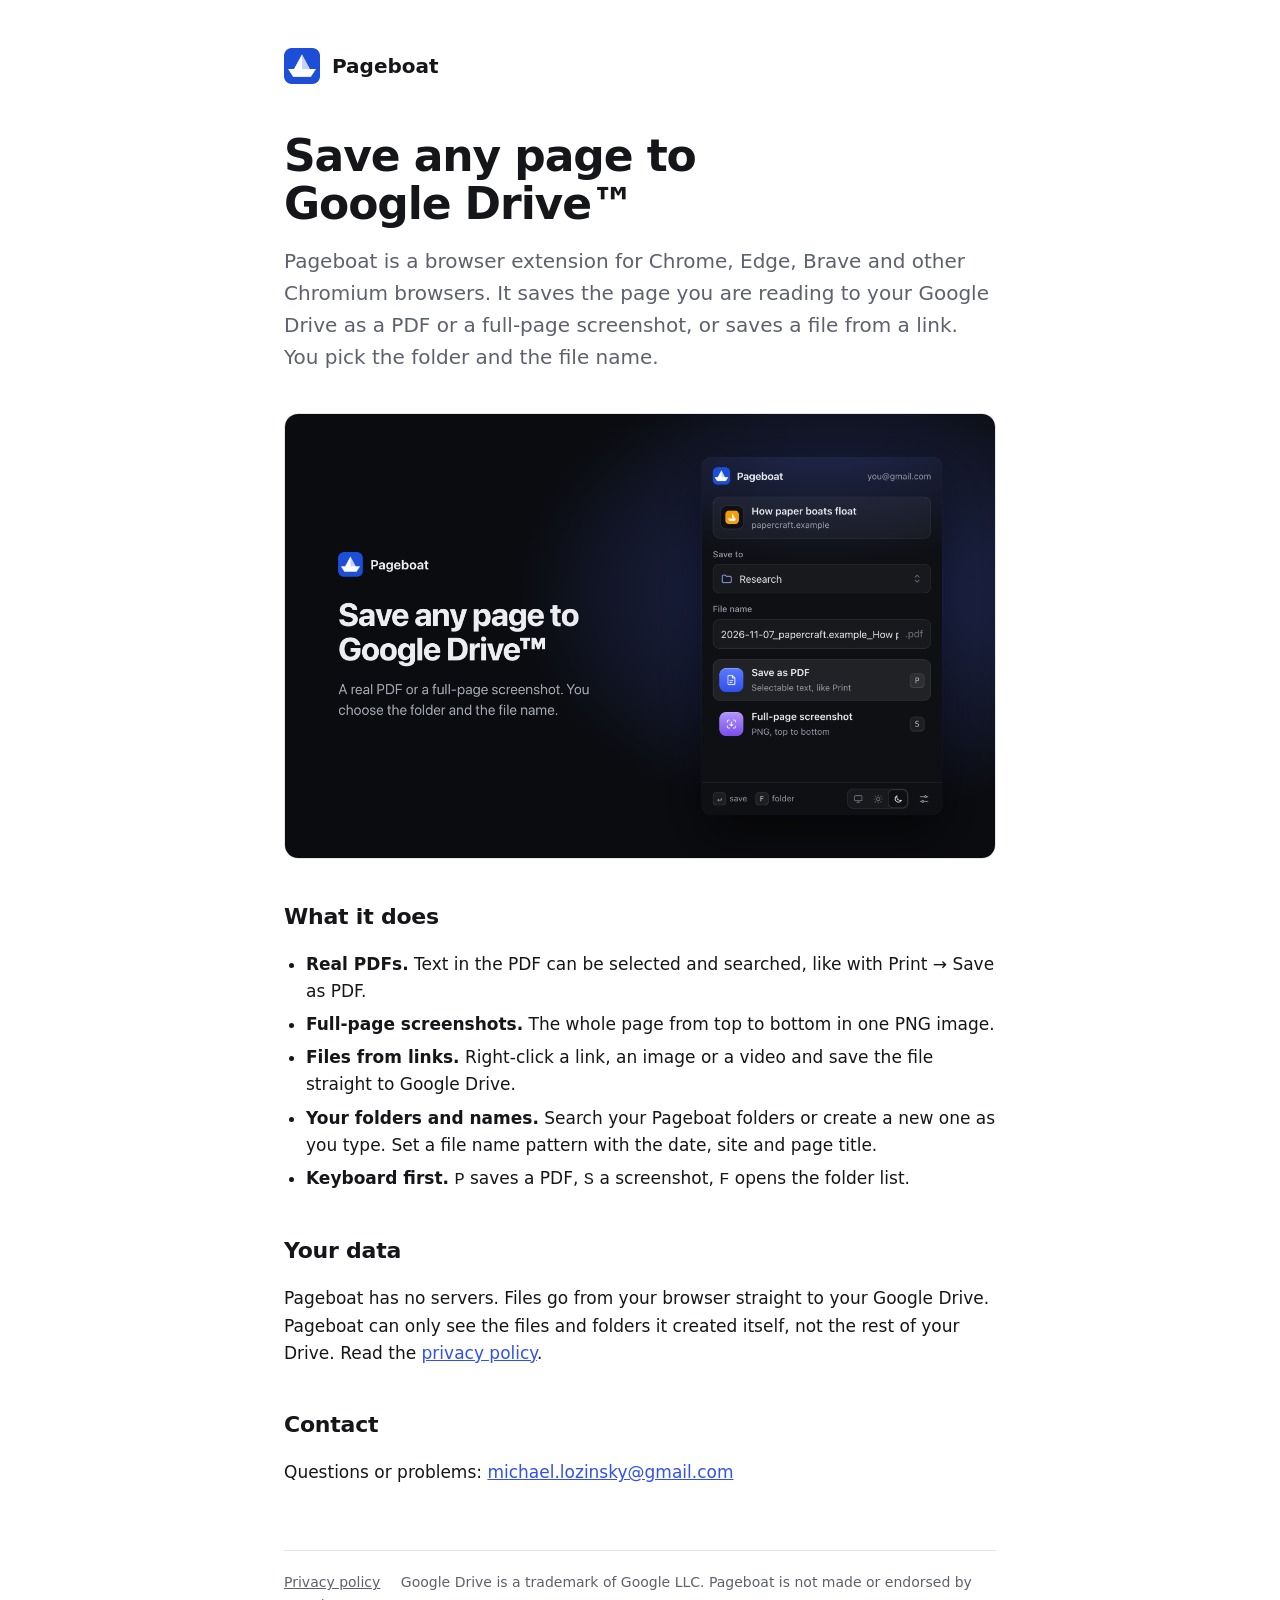
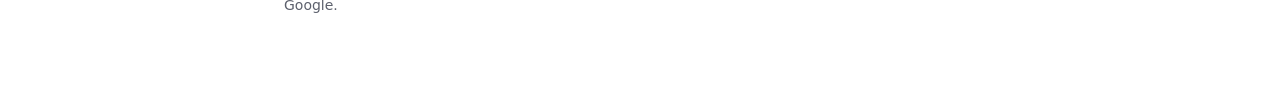
<file: index.html>
<!doctype html>
<html lang="en">
  <head>
    <meta charset="utf-8" />
    <meta name="viewport" content="width=device-width, initial-scale=1" />
    <title>Pageboat — Save pages, PDFs and screenshots to Google Drive™</title>
    <meta name="description" content="Browser extension that saves any web page to Google Drive™ as a PDF or a full-page screenshot, or saves files from links. You pick the folder and the file name." />
    <link rel="icon" href="logo.png" />
    <link rel="stylesheet" href="style.css" />
  </head>
  <body>
    <main>
      <a class="brand" href="./"><img src="logo.png" alt="" />Pageboat</a>

      <h1>Save any page to Google&nbsp;Drive™</h1>
      <p class="lead">
        Pageboat is a browser extension for Chrome, Edge, Brave and other Chromium browsers. It saves the page you are
        reading to your Google Drive as a PDF or a full-page screenshot, or saves a file from a link. You pick the folder
        and the file name.
      </p>
      <!-- Uncomment once the Chrome Web Store page exists, with its address in place of STORE_URL.
      <a class="button" href="STORE_URL">Add to Chrome</a>
      -->

      <img class="hero" src="hero.png" alt="The Pageboat window: the current page, the folder, the file name, and buttons to save as PDF or as a screenshot." />

      <h2>What it does</h2>
      <ul>
        <li><b>Real PDFs.</b> Text in the PDF can be selected and searched, like with Print → Save as PDF.</li>
        <li><b>Full-page screenshots.</b> The whole page from top to bottom in one PNG image.</li>
        <li><b>Files from links.</b> Right-click a link, an image or a video and save the file straight to Google Drive.</li>
        <li><b>Your folders and names.</b> Search your Pageboat folders or create a new one as you type. Set a file name pattern with the date, site and page title.</li>
        <li><b>Keyboard first.</b> <kbd>P</kbd> saves a PDF, <kbd>S</kbd> a screenshot, <kbd>F</kbd> opens the folder list.</li>
      </ul>

      <h2>Your data</h2>
      <p>
        Pageboat has no servers. Files go from your browser straight to your Google Drive. Pageboat can only see the files
        and folders it created itself, not the rest of your Drive. Read the <a href="privacy.html">privacy policy</a>.
      </p>

      <h2>Contact</h2>
      <p>Questions or problems: <a href="mailto:michael.lozinsky@gmail.com">michael.lozinsky@gmail.com</a></p>

      <footer>
        <a href="privacy.html">Privacy policy</a>
        <span>Google Drive is a trademark of Google LLC. Pageboat is not made or endorsed by Google.</span>
      </footer>
    </main>
  </body>
</html>
</file>
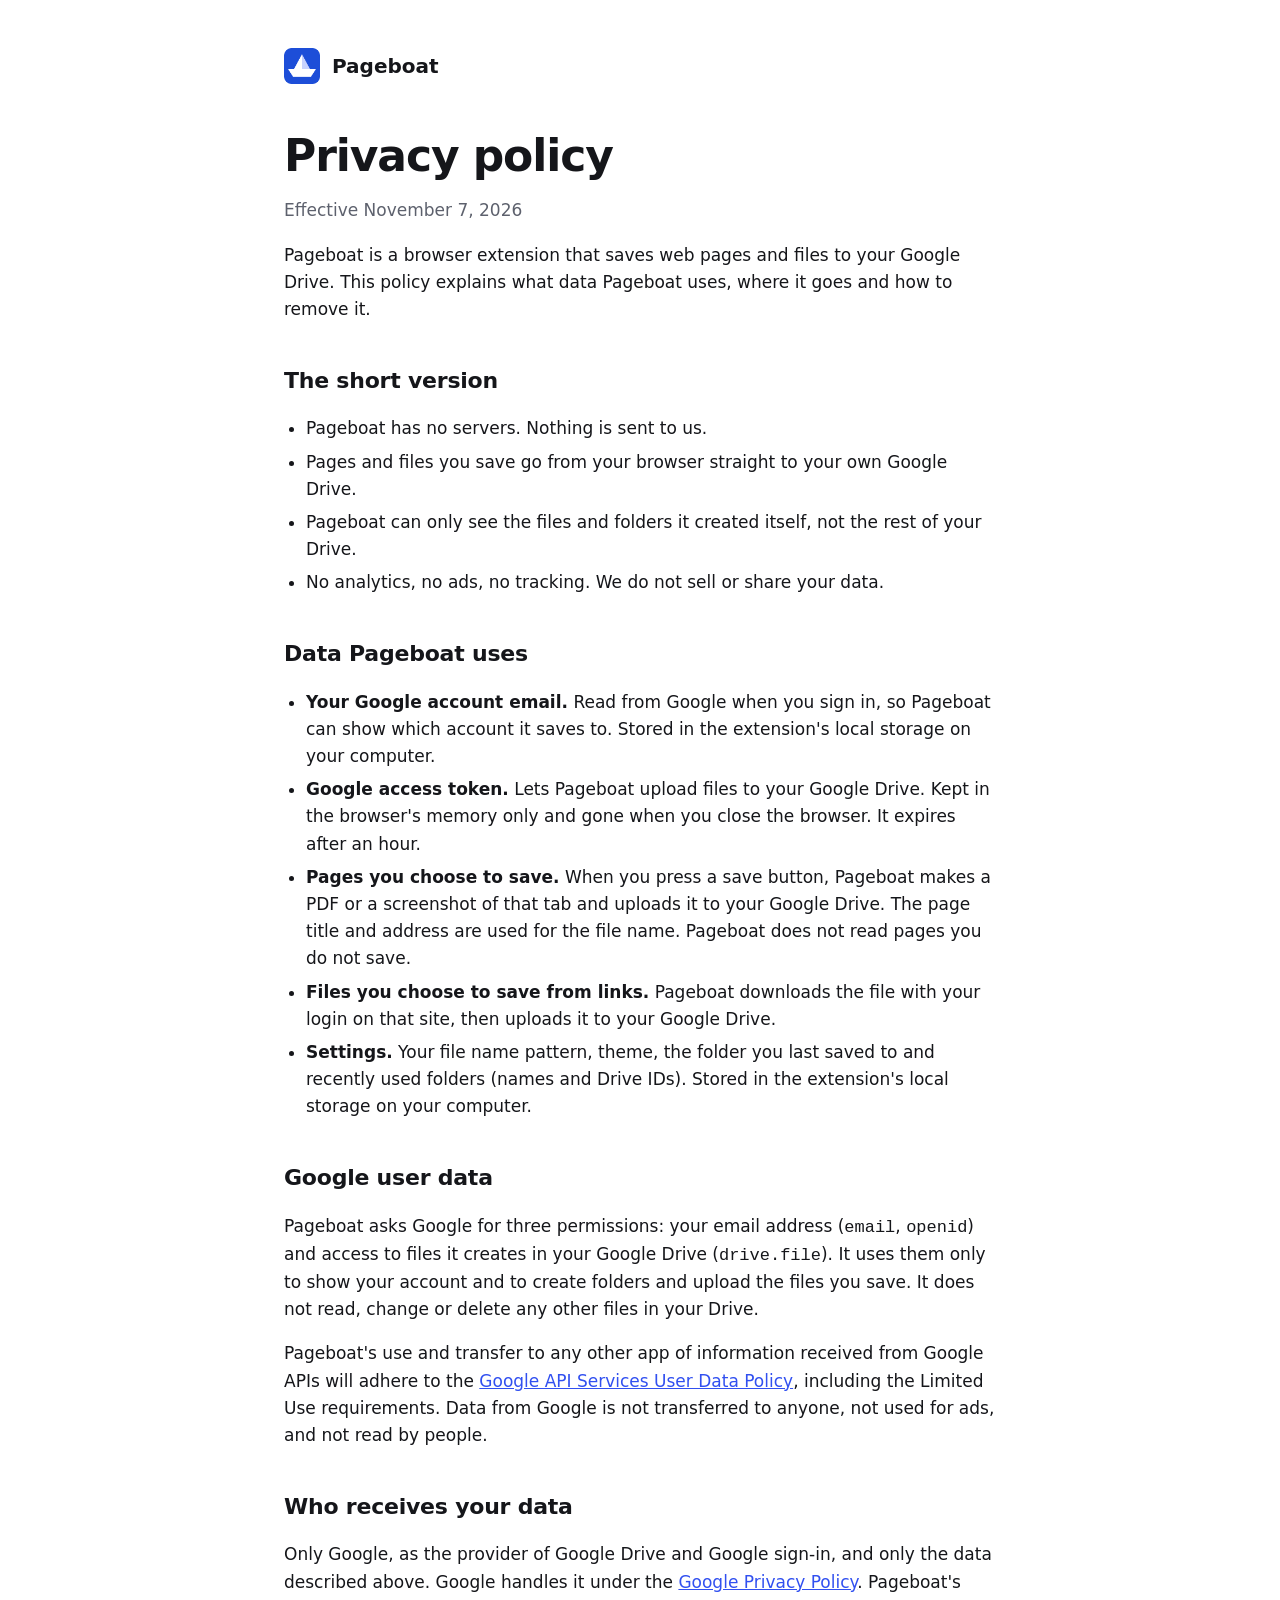
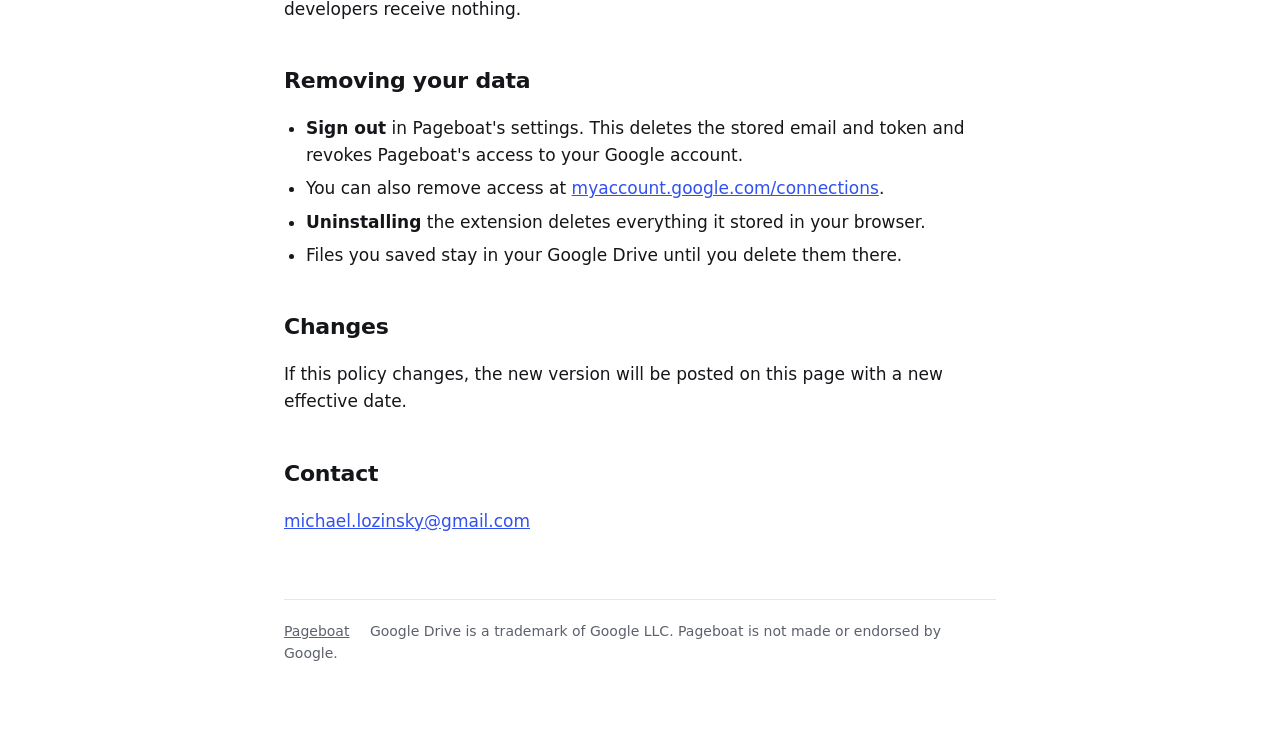
<file: privacy.html>
<!doctype html>
<html lang="en">
  <head>
    <meta charset="utf-8" />
    <meta name="viewport" content="width=device-width, initial-scale=1" />
    <title>Pageboat privacy policy</title>
    <link rel="icon" href="logo.png" />
    <link rel="stylesheet" href="style.css" />
  </head>
  <body>
    <main>
      <a class="brand" href="./"><img src="logo.png" alt="" />Pageboat</a>

      <h1>Privacy policy</h1>
      <p class="muted">Effective November 7, 2026</p>

      <p>
        Pageboat is a browser extension that saves web pages and files to your Google Drive. This policy explains what
        data Pageboat uses, where it goes and how to remove it.
      </p>

      <h2>The short version</h2>
      <ul>
        <li>Pageboat has no servers. Nothing is sent to us.</li>
        <li>Pages and files you save go from your browser straight to your own Google Drive.</li>
        <li>Pageboat can only see the files and folders it created itself, not the rest of your Drive.</li>
        <li>No analytics, no ads, no tracking. We do not sell or share your data.</li>
      </ul>

      <h2>Data Pageboat uses</h2>
      <ul>
        <li>
          <b>Your Google account email.</b> Read from Google when you sign in, so Pageboat can show which account it saves
          to. Stored in the extension's local storage on your computer.
        </li>
        <li>
          <b>Google access token.</b> Lets Pageboat upload files to your Google Drive. Kept in the browser's memory only and
          gone when you close the browser. It expires after an hour.
        </li>
        <li>
          <b>Pages you choose to save.</b> When you press a save button, Pageboat makes a PDF or a screenshot of that tab and
          uploads it to your Google Drive. The page title and address are used for the file name. Pageboat does not read
          pages you do not save.
        </li>
        <li>
          <b>Files you choose to save from links.</b> Pageboat downloads the file with your login on that site, then uploads
          it to your Google Drive.
        </li>
        <li>
          <b>Settings.</b> Your file name pattern, theme, the folder you last saved to and recently used folders (names and
          Drive IDs). Stored in the extension's local storage on your computer.
        </li>
      </ul>

      <h2>Google user data</h2>
      <p>
        Pageboat asks Google for three permissions: your email address (<code>email</code>, <code>openid</code>) and
        access to files it creates in your Google Drive (<code>drive.file</code>). It uses them only to show your account
        and to create folders and upload the files you save. It does not read, change or delete any other files in your
        Drive.
      </p>
      <p>
        Pageboat's use and transfer to any other app of information received from Google APIs will adhere to the
        <a href="https://developers.google.com/terms/api-services-user-data-policy">Google API Services User Data Policy</a>,
        including the Limited Use requirements. Data from Google is not transferred to anyone, not used for ads, and not
        read by people.
      </p>

      <h2>Who receives your data</h2>
      <p>
        Only Google, as the provider of Google Drive and Google sign-in, and only the data described above. Google handles
        it under the <a href="https://policies.google.com/privacy">Google Privacy Policy</a>. Pageboat's developers receive
        nothing.
      </p>

      <h2>Removing your data</h2>
      <ul>
        <li><b>Sign out</b> in Pageboat's settings. This deletes the stored email and token and revokes Pageboat's access to your Google account.</li>
        <li>You can also remove access at <a href="https://myaccount.google.com/connections">myaccount.google.com/connections</a>.</li>
        <li><b>Uninstalling</b> the extension deletes everything it stored in your browser.</li>
        <li>Files you saved stay in your Google Drive until you delete them there.</li>
      </ul>

      <h2>Changes</h2>
      <p>If this policy changes, the new version will be posted on this page with a new effective date.</p>

      <h2>Contact</h2>
      <p><a href="mailto:michael.lozinsky@gmail.com">michael.lozinsky@gmail.com</a></p>

      <footer>
        <a href="./">Pageboat</a>
        <span>Google Drive is a trademark of Google LLC. Pageboat is not made or endorsed by Google.</span>
      </footer>
    </main>
  </body>
</html>
</file>
<file: style.css>
:root {
  --bg: #ffffff;
  --text: #15161a;
  --muted: #5d616d;
  --line: rgba(15, 16, 20, 0.1);
  --accent: #3150f0;
  color-scheme: light dark;
}

@media (prefers-color-scheme: dark) {
  :root {
    --bg: #0f1014;
    --text: #ecedf1;
    --muted: #a3a7b3;
    --line: rgba(255, 255, 255, 0.1);
    --accent: #8ea2ff;
  }
}

* {
  box-sizing: border-box;
}

body {
  margin: 0;
  background: var(--bg);
  color: var(--text);
  font: 17px/1.6 -apple-system, BlinkMacSystemFont, 'Segoe UI Variable Text', 'Segoe UI', system-ui, Roboto, sans-serif;
  -webkit-font-smoothing: antialiased;
}

main {
  max-width: 760px;
  margin: 0 auto;
  padding: 48px 24px 80px;
}

a {
  color: var(--accent);
}

.brand {
  display: flex;
  align-items: center;
  gap: 12px;
  font-weight: 650;
  font-size: 20px;
  color: inherit;
  text-decoration: none;
}

.brand img {
  width: 36px;
  height: 36px;
}

h1 {
  font-size: 44px;
  line-height: 1.1;
  letter-spacing: -0.025em;
  margin: 48px 0 16px;
}

h2 {
  font-size: 22px;
  letter-spacing: -0.01em;
  margin: 40px 0 8px;
}

.lead {
  font-size: 20px;
  color: var(--muted);
  margin: 0 0 28px;
}

.button {
  display: inline-block;
  padding: 12px 22px;
  border-radius: 10px;
  background: #3150f0;
  color: #fff;
  font-weight: 600;
  text-decoration: none;
}

.hero {
  display: block;
  width: 100%;
  margin: 40px 0 8px;
  border-radius: 14px;
  border: 1px solid var(--line);
}

ul {
  padding-left: 22px;
}

li {
  margin: 6px 0;
}

.muted {
  color: var(--muted);
}

footer {
  margin-top: 64px;
  padding-top: 20px;
  border-top: 1px solid var(--line);
  font-size: 14px;
  color: var(--muted);
}

footer a {
  color: inherit;
  margin-right: 16px;
}
</file>
